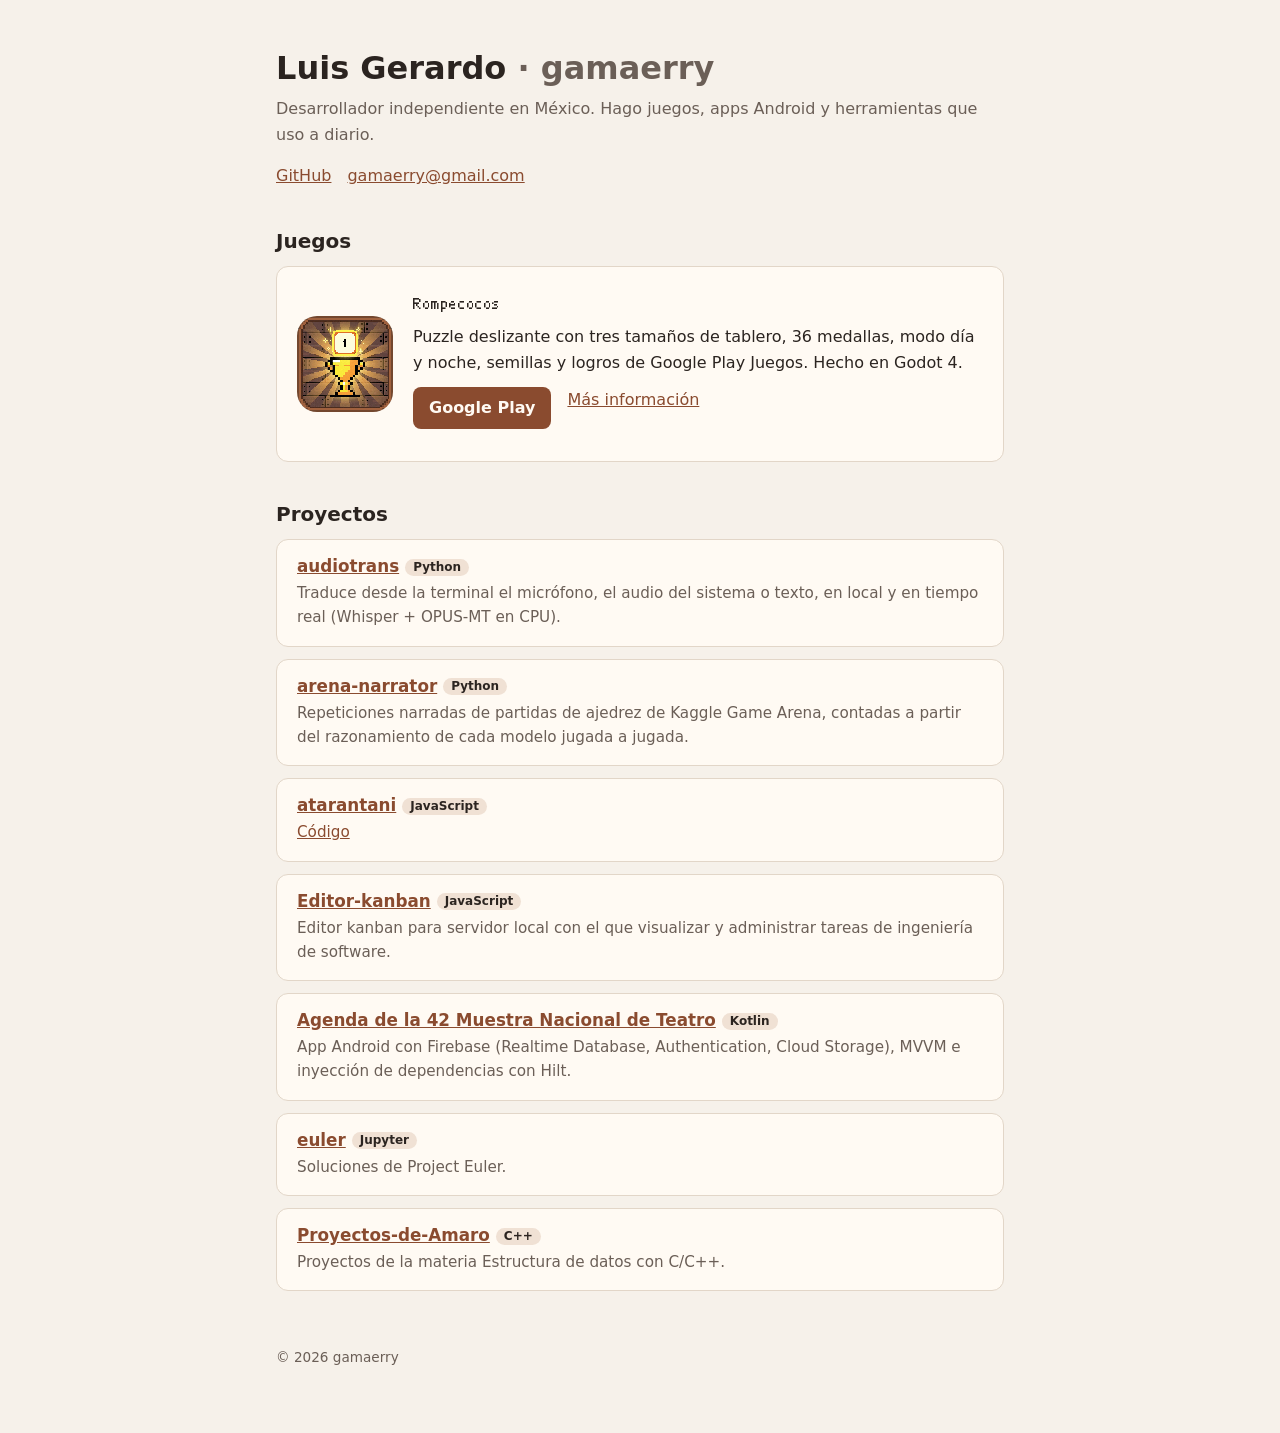
<file: index.html>
<!DOCTYPE html>
<html lang="es">
<head>
<meta charset="UTF-8">
<meta name="viewport" content="width=device-width, initial-scale=1.0">
<title>gamaerry</title>
<meta name="description" content="Portafolio de Luis Gerardo (gamaerry): juegos, apps Android y herramientas.">
<link rel="icon" href="rompecocos/icono.png">
<link rel="stylesheet" href="recursos/estilos.css">
</head>
<body>
<main>

<header>
  <h1>Luis Gerardo <span class="subtitulo">· gamaerry</span></h1>
  <p class="subtitulo">Desarrollador independiente en México. Hago juegos, apps Android y herramientas que uso a diario.</p>
  <p class="enlaces">
    <a href="https://github.com/gamaerry">GitHub</a>
    <a href="mailto:gamaerry@gmail.com">gamaerry@gmail.com</a>
  </p>
</header>

<h2>Juegos</h2>
<div class="tarjeta destacado">
  <img src="rompecocos/icono.png" alt="Icono de Rompecocos">
  <div>
    <h3 class="pixel">Rompecocos</h3>
    <p>Puzzle deslizante con tres tamaños de tablero, 36 medallas, modo día y noche, semillas y logros de Google Play Juegos. Hecho en Godot 4.</p>
    <p class="enlaces">
      <a class="boton" href="https://play.google.com/store/apps/details?id=gamaerry.ochofichas">Google Play</a>
      <a href="rompecocos/">Más información</a>
    </p>
  </div>
</div>

<h2>Proyectos</h2>
<ul class="proyectos">
  <li class="tarjeta">
    <h3><a href="https://github.com/gamaerry/audiotrans">audiotrans</a><span class="etiqueta">Python</span></h3>
    <p>Traduce desde la terminal el micrófono, el audio del sistema o texto, en local y en tiempo real (Whisper + OPUS-MT en CPU).</p>
  </li>
  <li class="tarjeta">
    <h3><a href="https://github.com/gamaerry/arena-narrator">arena-narrator</a><span class="etiqueta">Python</span></h3>
    <p>Repeticiones narradas de partidas de ajedrez de Kaggle Game Arena, contadas a partir del razonamiento de cada modelo jugada a jugada.</p>
  </li>
  <li class="tarjeta">
    <h3><a href="https://atarantani.ddns.net/">atarantani</a><span class="etiqueta">JavaScript</span></h3>
    <p><a href="https://github.com/gamaerry/atarantani">Código</a></p>
  </li>
  <li class="tarjeta">
    <h3><a href="https://github.com/gamaerry/Editor-kanban">Editor-kanban</a><span class="etiqueta">JavaScript</span></h3>
    <p>Editor kanban para servidor local con el que visualizar y administrar tareas de ingeniería de software.</p>
  </li>
  <li class="tarjeta">
    <h3><a href="https://github.com/gamaerry/Jovenes-a-la-42-muestra-nacional-de-teatro">Agenda de la 42 Muestra Nacional de Teatro</a><span class="etiqueta">Kotlin</span></h3>
    <p>App Android con Firebase (Realtime Database, Authentication, Cloud Storage), MVVM e inyección de dependencias con Hilt.</p>
  </li>
  <li class="tarjeta">
    <h3><a href="https://github.com/gamaerry/euler">euler</a><span class="etiqueta">Jupyter</span></h3>
    <p>Soluciones de Project Euler.</p>
  </li>
  <li class="tarjeta">
    <h3><a href="https://github.com/gamaerry/Proyectos-de-Amaro">Proyectos-de-Amaro</a><span class="etiqueta">C++</span></h3>
    <p>Proyectos de la materia Estructura de datos con C/C++.</p>
  </li>
</ul>

<footer>© 2026 gamaerry</footer>

</main>
</body>
</html>
</file>
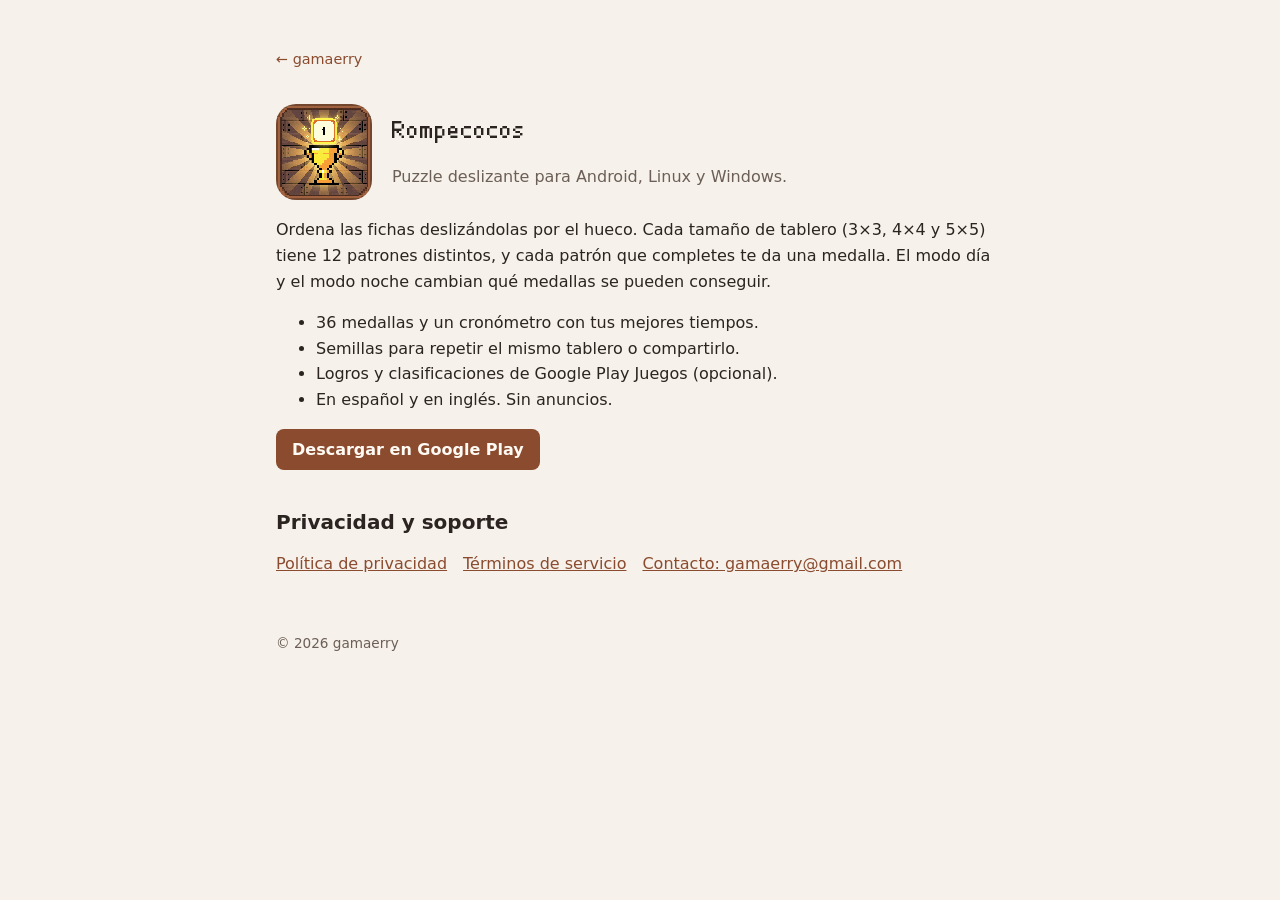
<file: rompecocos/index.html>
<!DOCTYPE html>
<html lang="es">
<head>
<meta charset="UTF-8">
<meta name="viewport" content="width=device-width, initial-scale=1.0">
<title>Rompecocos</title>
<meta name="description" content="Rompecocos: puzzle deslizante para Android con 36 medallas, modo día y noche y logros de Google Play Juegos.">
<link rel="icon" href="icono.png">
<link rel="stylesheet" href="../recursos/estilos.css">
</head>
<body>
<main>

<nav class="migas"><a href="../">← gamaerry</a></nav>

<div class="destacado">
  <img src="icono.png" alt="Icono de Rompecocos">
  <div>
    <h1 class="pixel">Rompecocos</h1>
    <p class="subtitulo">Puzzle deslizante para Android, Linux y Windows.</p>
  </div>
</div>

<p>Ordena las fichas deslizándolas por el hueco. Cada tamaño de tablero (3×3, 4×4 y 5×5) tiene 12 patrones distintos, y cada patrón que completes te da una medalla. El modo día y el modo noche cambian qué medallas se pueden conseguir.</p>
<ul>
  <li>36 medallas y un cronómetro con tus mejores tiempos.</li>
  <li>Semillas para repetir el mismo tablero o compartirlo.</li>
  <li>Logros y clasificaciones de Google Play Juegos (opcional).</li>
  <li>En español y en inglés. Sin anuncios.</li>
</ul>

<p class="enlaces">
  <a class="boton" href="https://play.google.com/store/apps/details?id=gamaerry.ochofichas">Descargar en Google Play</a>
</p>

<h2>Privacidad y soporte</h2>
<p class="enlaces">
  <a href="privacidad.html">Política de privacidad</a>
  <a href="terminos.html">Términos de servicio</a>
  <a href="mailto:gamaerry@gmail.com?subject=Rompecocos">Contacto: gamaerry@gmail.com</a>
</p>

<footer>© 2026 gamaerry</footer>

</main>
</body>
</html>
</file>
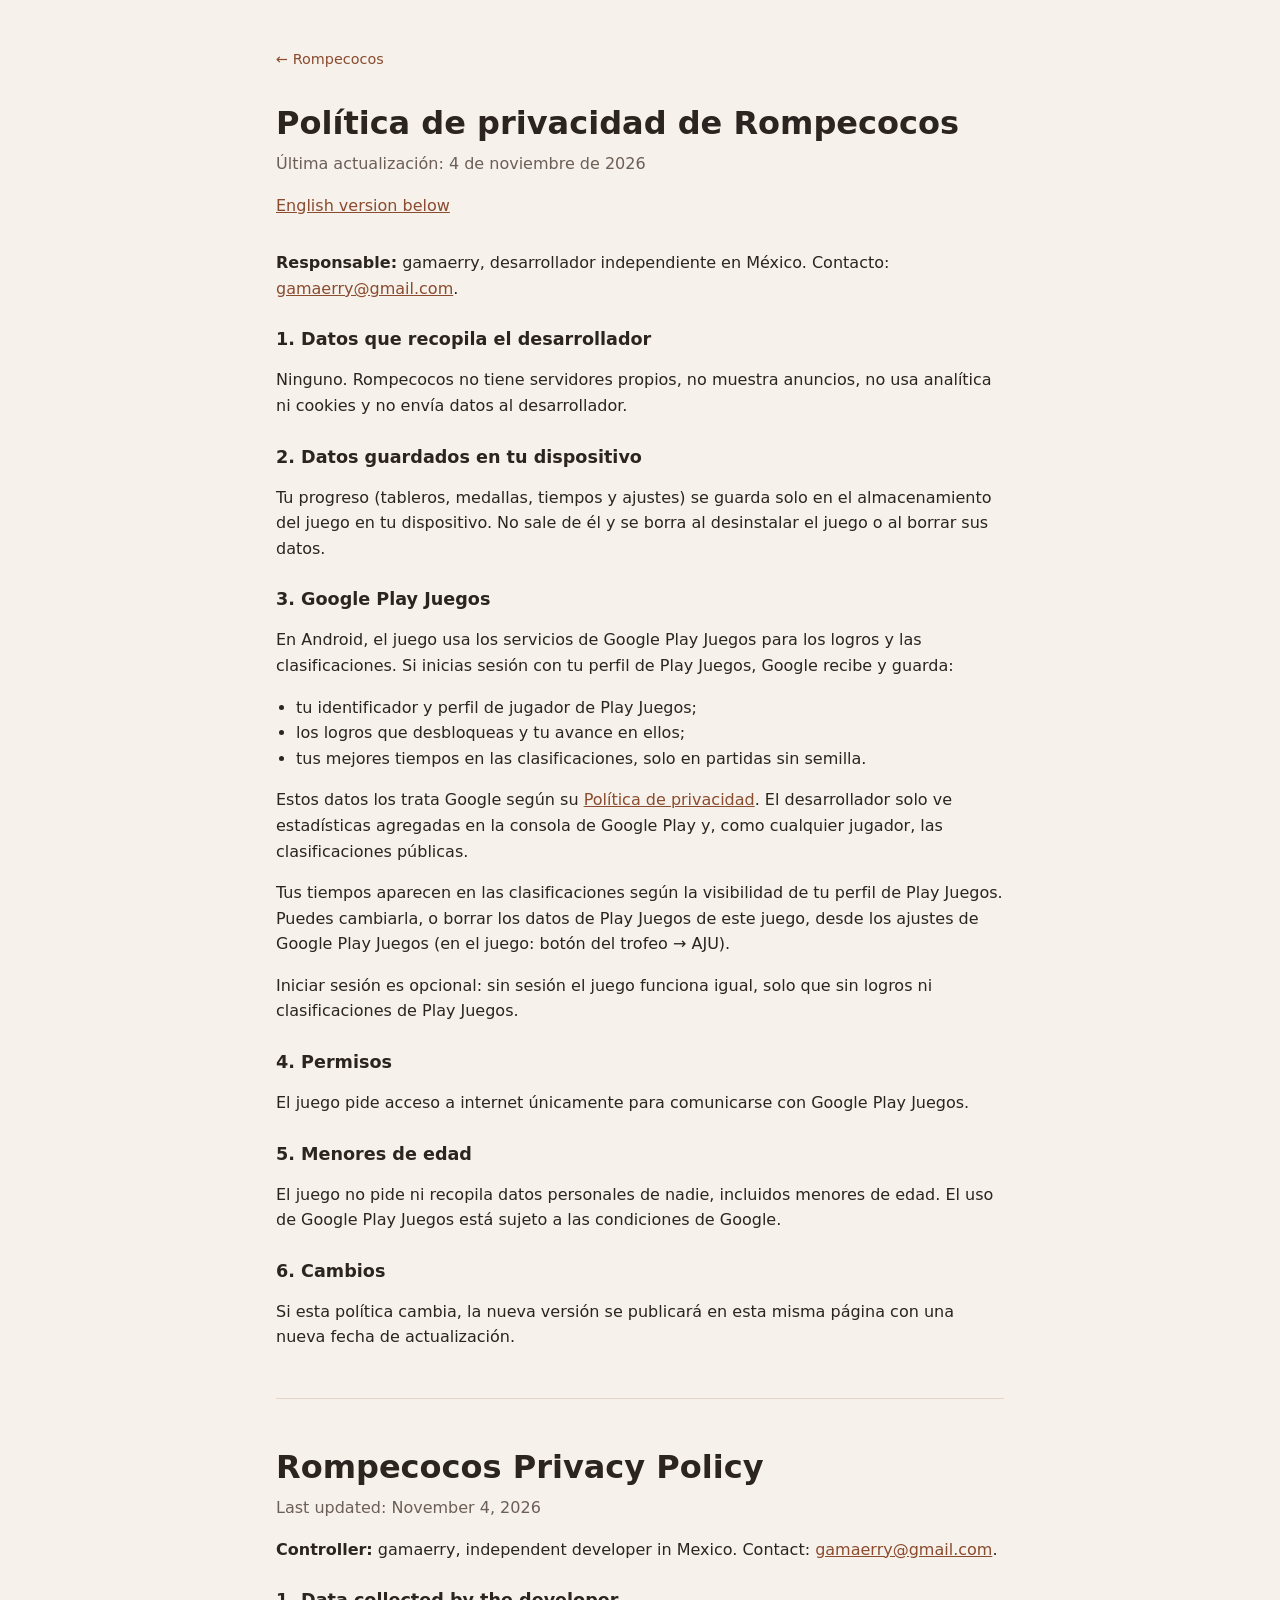
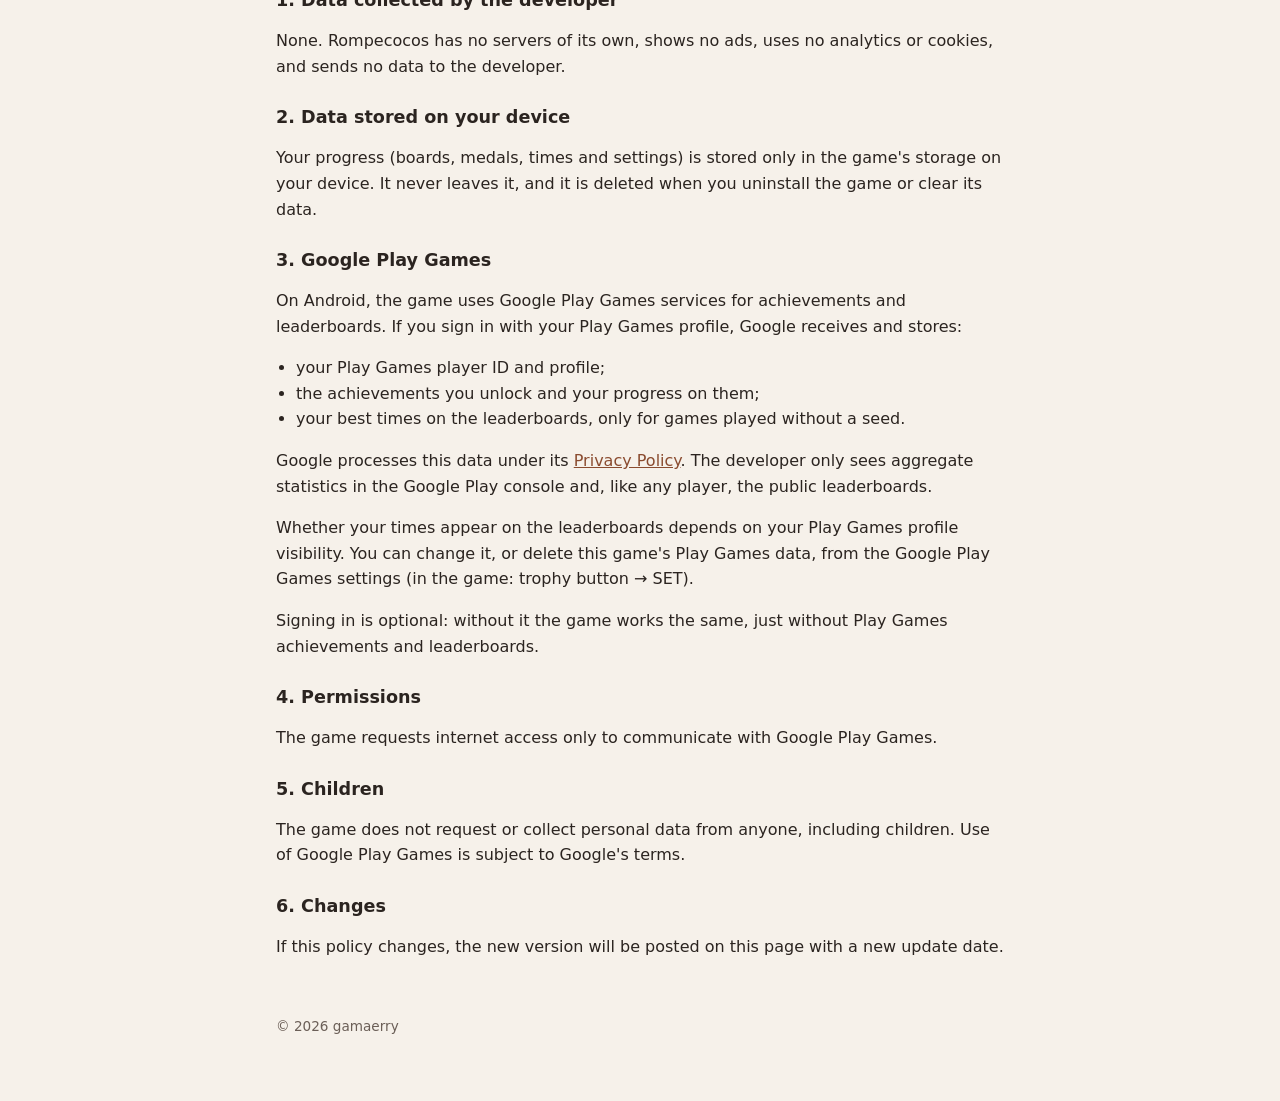
<file: rompecocos/privacidad.html>
<!DOCTYPE html>
<html lang="es">
<head>
<meta charset="UTF-8">
<meta name="viewport" content="width=device-width, initial-scale=1.0">
<title>Política de privacidad · Rompecocos</title>
<link rel="icon" href="icono.png">
<link rel="stylesheet" href="../recursos/estilos.css">
</head>
<body>
<main class="politica">

<nav class="migas"><a href="./">← Rompecocos</a></nav>

<h1>Política de privacidad de Rompecocos</h1>
<p class="subtitulo">Última actualización: 4 de noviembre de 2026</p>
<p class="idiomas"><a href="#en">English version below</a></p>

<p><strong>Responsable:</strong> gamaerry, desarrollador independiente en México. Contacto: <a href="mailto:gamaerry@gmail.com">gamaerry@gmail.com</a>.</p>

<h2>1. Datos que recopila el desarrollador</h2>
<p>Ninguno. Rompecocos no tiene servidores propios, no muestra anuncios, no usa analítica ni cookies y no envía datos al desarrollador.</p>

<h2>2. Datos guardados en tu dispositivo</h2>
<p>Tu progreso (tableros, medallas, tiempos y ajustes) se guarda solo en el almacenamiento del juego en tu dispositivo. No sale de él y se borra al desinstalar el juego o al borrar sus datos.</p>

<h2>3. Google Play Juegos</h2>
<p>En Android, el juego usa los servicios de Google Play Juegos para los logros y las clasificaciones. Si inicias sesión con tu perfil de Play Juegos, Google recibe y guarda:</p>
<ul>
  <li>tu identificador y perfil de jugador de Play Juegos;</li>
  <li>los logros que desbloqueas y tu avance en ellos;</li>
  <li>tus mejores tiempos en las clasificaciones, solo en partidas sin semilla.</li>
</ul>
<p>Estos datos los trata Google según su <a href="https://policies.google.com/privacy">Política de privacidad</a>. El desarrollador solo ve estadísticas agregadas en la consola de Google Play y, como cualquier jugador, las clasificaciones públicas.</p>
<p>Tus tiempos aparecen en las clasificaciones según la visibilidad de tu perfil de Play Juegos. Puedes cambiarla, o borrar los datos de Play Juegos de este juego, desde los ajustes de Google Play Juegos (en el juego: botón del trofeo → AJU).</p>
<p>Iniciar sesión es opcional: sin sesión el juego funciona igual, solo que sin logros ni clasificaciones de Play Juegos.</p>

<h2>4. Permisos</h2>
<p>El juego pide acceso a internet únicamente para comunicarse con Google Play Juegos.</p>

<h2>5. Menores de edad</h2>
<p>El juego no pide ni recopila datos personales de nadie, incluidos menores de edad. El uso de Google Play Juegos está sujeto a las condiciones de Google.</p>

<h2>6. Cambios</h2>
<p>Si esta política cambia, la nueva versión se publicará en esta misma página con una nueva fecha de actualización.</p>

<hr>

<section id="en" lang="en">
<h1>Rompecocos Privacy Policy</h1>
<p class="subtitulo">Last updated: November 4, 2026</p>

<p><strong>Controller:</strong> gamaerry, independent developer in Mexico. Contact: <a href="mailto:gamaerry@gmail.com">gamaerry@gmail.com</a>.</p>

<h2>1. Data collected by the developer</h2>
<p>None. Rompecocos has no servers of its own, shows no ads, uses no analytics or cookies, and sends no data to the developer.</p>

<h2>2. Data stored on your device</h2>
<p>Your progress (boards, medals, times and settings) is stored only in the game's storage on your device. It never leaves it, and it is deleted when you uninstall the game or clear its data.</p>

<h2>3. Google Play Games</h2>
<p>On Android, the game uses Google Play Games services for achievements and leaderboards. If you sign in with your Play Games profile, Google receives and stores:</p>
<ul>
  <li>your Play Games player ID and profile;</li>
  <li>the achievements you unlock and your progress on them;</li>
  <li>your best times on the leaderboards, only for games played without a seed.</li>
</ul>
<p>Google processes this data under its <a href="https://policies.google.com/privacy">Privacy Policy</a>. The developer only sees aggregate statistics in the Google Play console and, like any player, the public leaderboards.</p>
<p>Whether your times appear on the leaderboards depends on your Play Games profile visibility. You can change it, or delete this game's Play Games data, from the Google Play Games settings (in the game: trophy button → SET).</p>
<p>Signing in is optional: without it the game works the same, just without Play Games achievements and leaderboards.</p>

<h2>4. Permissions</h2>
<p>The game requests internet access only to communicate with Google Play Games.</p>

<h2>5. Children</h2>
<p>The game does not request or collect personal data from anyone, including children. Use of Google Play Games is subject to Google's terms.</p>

<h2>6. Changes</h2>
<p>If this policy changes, the new version will be posted on this page with a new update date.</p>
</section>

<footer>© 2026 gamaerry</footer>

</main>
</body>
</html>
</file>
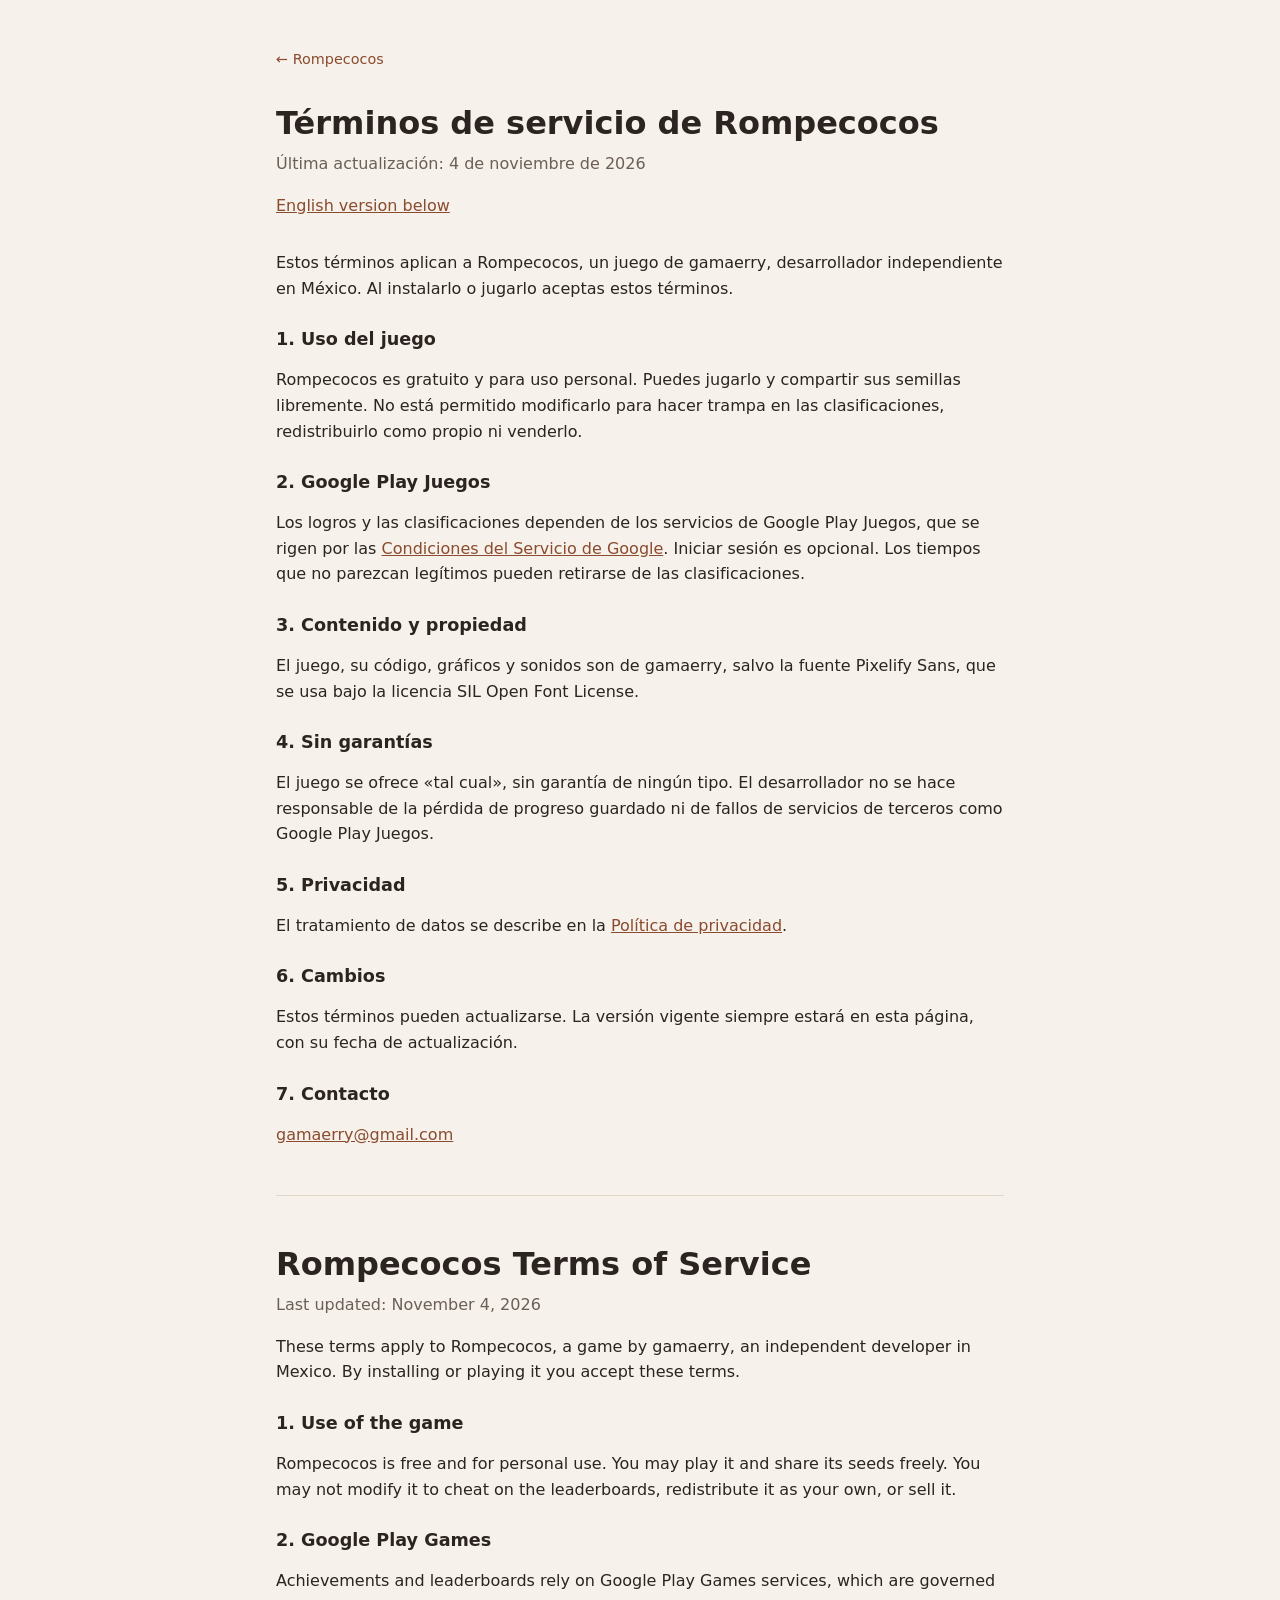
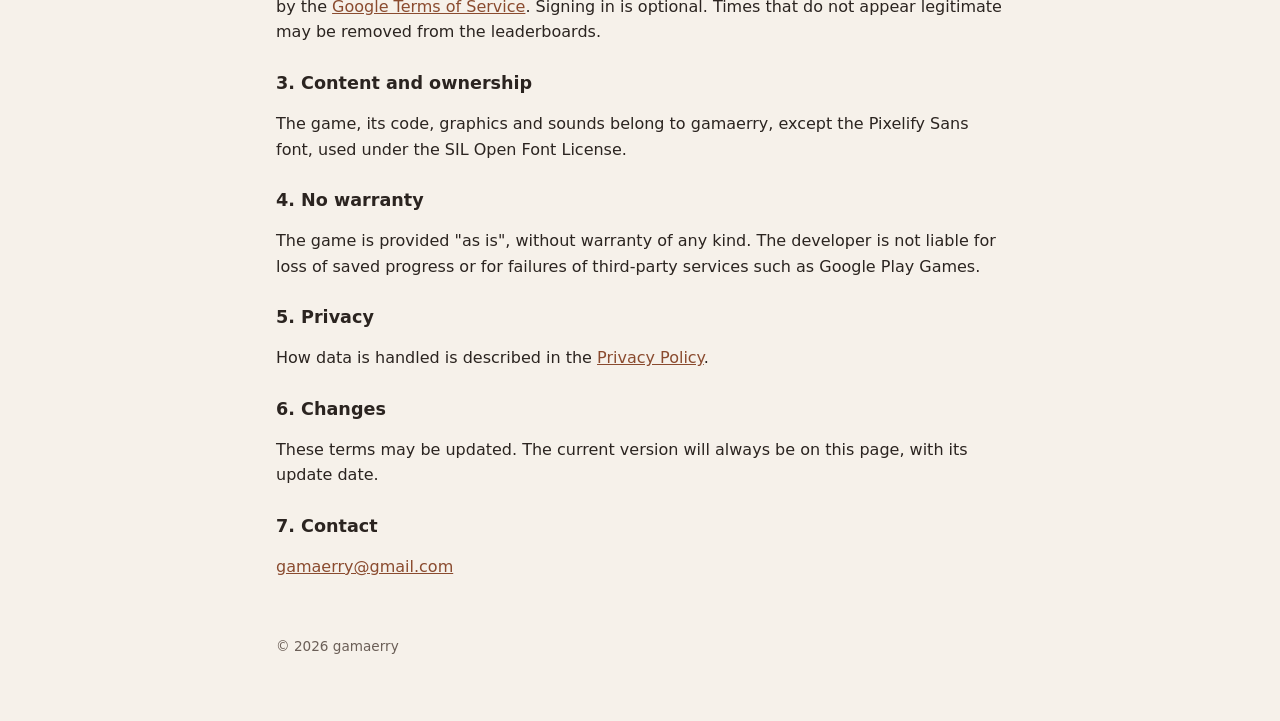
<file: rompecocos/terminos.html>
<!DOCTYPE html>
<html lang="es">
<head>
<meta charset="UTF-8">
<meta name="viewport" content="width=device-width, initial-scale=1.0">
<title>Términos de servicio · Rompecocos</title>
<link rel="icon" href="icono.png">
<link rel="stylesheet" href="../recursos/estilos.css">
</head>
<body>
<main class="politica">

<nav class="migas"><a href="./">← Rompecocos</a></nav>

<h1>Términos de servicio de Rompecocos</h1>
<p class="subtitulo">Última actualización: 4 de noviembre de 2026</p>
<p class="idiomas"><a href="#en">English version below</a></p>

<p>Estos términos aplican a Rompecocos, un juego de gamaerry, desarrollador independiente en México. Al instalarlo o jugarlo aceptas estos términos.</p>

<h2>1. Uso del juego</h2>
<p>Rompecocos es gratuito y para uso personal. Puedes jugarlo y compartir sus semillas libremente. No está permitido modificarlo para hacer trampa en las clasificaciones, redistribuirlo como propio ni venderlo.</p>

<h2>2. Google Play Juegos</h2>
<p>Los logros y las clasificaciones dependen de los servicios de Google Play Juegos, que se rigen por las <a href="https://policies.google.com/terms">Condiciones del Servicio de Google</a>. Iniciar sesión es opcional. Los tiempos que no parezcan legítimos pueden retirarse de las clasificaciones.</p>

<h2>3. Contenido y propiedad</h2>
<p>El juego, su código, gráficos y sonidos son de gamaerry, salvo la fuente Pixelify Sans, que se usa bajo la licencia SIL Open Font License.</p>

<h2>4. Sin garantías</h2>
<p>El juego se ofrece «tal cual», sin garantía de ningún tipo. El desarrollador no se hace responsable de la pérdida de progreso guardado ni de fallos de servicios de terceros como Google Play Juegos.</p>

<h2>5. Privacidad</h2>
<p>El tratamiento de datos se describe en la <a href="privacidad.html">Política de privacidad</a>.</p>

<h2>6. Cambios</h2>
<p>Estos términos pueden actualizarse. La versión vigente siempre estará en esta página, con su fecha de actualización.</p>

<h2>7. Contacto</h2>
<p><a href="mailto:gamaerry@gmail.com?subject=Rompecocos">gamaerry@gmail.com</a></p>

<hr>

<section id="en" lang="en">
<h1>Rompecocos Terms of Service</h1>
<p class="subtitulo">Last updated: November 4, 2026</p>

<p>These terms apply to Rompecocos, a game by gamaerry, an independent developer in Mexico. By installing or playing it you accept these terms.</p>

<h2>1. Use of the game</h2>
<p>Rompecocos is free and for personal use. You may play it and share its seeds freely. You may not modify it to cheat on the leaderboards, redistribute it as your own, or sell it.</p>

<h2>2. Google Play Games</h2>
<p>Achievements and leaderboards rely on Google Play Games services, which are governed by the <a href="https://policies.google.com/terms">Google Terms of Service</a>. Signing in is optional. Times that do not appear legitimate may be removed from the leaderboards.</p>

<h2>3. Content and ownership</h2>
<p>The game, its code, graphics and sounds belong to gamaerry, except the Pixelify Sans font, used under the SIL Open Font License.</p>

<h2>4. No warranty</h2>
<p>The game is provided "as is", without warranty of any kind. The developer is not liable for loss of saved progress or for failures of third-party services such as Google Play Games.</p>

<h2>5. Privacy</h2>
<p>How data is handled is described in the <a href="privacidad.html#en">Privacy Policy</a>.</p>

<h2>6. Changes</h2>
<p>These terms may be updated. The current version will always be on this page, with its update date.</p>

<h2>7. Contact</h2>
<p><a href="mailto:gamaerry@gmail.com?subject=Rompecocos">gamaerry@gmail.com</a></p>
</section>

<footer>© 2026 gamaerry</footer>

</main>
</body>
</html>
</file>
<file: recursos/estilos.css>
@font-face {
  font-family: "Pixelify Sans";
  src: url("PixelifySans-VariableFont_wght.ttf") format("truetype");
  font-weight: 400 700;
  font-display: swap;
}

:root {
  --fondo: #f6f1ea;
  --superficie: #fffaf3;
  --texto: #2b2420;
  --texto-suave: #6b5f57;
  --borde: #e2d6c8;
  --acento: #8a4b2f;
  --acento-suave: #f0e1d4;
  color-scheme: light;
}

@media (prefers-color-scheme: dark) {
  :root {
    --fondo: #1c1816;
    --superficie: #25201d;
    --texto: #eee6de;
    --texto-suave: #b3a79d;
    --borde: #3a322d;
    --acento: #e0a17f;
    --acento-suave: #3a2a22;
    color-scheme: dark;
  }
}

* { box-sizing: border-box; }

body {
  margin: 0;
  background: var(--fondo);
  color: var(--texto);
  font-family: system-ui, -apple-system, "Segoe UI", Roboto, sans-serif;
  line-height: 1.6;
}

main {
  max-width: 760px;
  margin: 0 auto;
  padding: 48px 16px 64px;
}

a { color: var(--acento); }
a:hover { text-decoration-thickness: 2px; }

h1, h2, h3 { line-height: 1.25; }
h1 { font-size: 2rem; margin: 0 0 8px; }
h2 { font-size: 1.25rem; margin: 40px 0 12px; }
h3 { font-size: 1.05rem; margin: 0 0 4px; }

/* Pixelify Sans es mas baja que la letra del sistema: se agranda para que el titulo destaque */
.pixel { font-family: "Pixelify Sans", system-ui, sans-serif; font-weight: 600; letter-spacing: .02em; }
h1.pixel { font-size: 3rem; line-height: 1.1; }
h3.pixel { font-size: 1.9rem; line-height: 1.1; margin-bottom: 4px; }

.subtitulo { color: var(--texto-suave); margin: 0; }

.migas { font-size: .9rem; margin-bottom: 32px; }
.migas a { text-decoration: none; }

.tarjeta {
  background: var(--superficie);
  border: 1px solid var(--borde);
  border-radius: 12px;
  padding: 20px;
}

.destacado {
  display: flex;
  gap: 20px;
  align-items: center;
}
.destacado img {
  width: 96px;
  height: 96px;
  border-radius: 20px;
  image-rendering: pixelated;
  flex-shrink: 0;
}
.destacado p { margin: 4px 0 12px; }

.enlaces { display: flex; flex-wrap: wrap; gap: 8px 16px; }

.boton {
  display: inline-block;
  background: var(--acento);
  color: var(--superficie);
  text-decoration: none;
  padding: 8px 16px;
  border-radius: 8px;
  font-weight: 600;
}
.boton:hover { opacity: .9; }

.proyectos {
  list-style: none;
  padding: 0;
  margin: 0;
  display: grid;
  gap: 12px;
}
.proyectos li { padding: 16px 20px; }
.proyectos p { margin: 0; color: var(--texto-suave); font-size: .95rem; }
.etiqueta {
  display: inline-block;
  font-size: .75rem;
  background: var(--acento-suave);
  color: var(--texto);
  padding: 1px 8px;
  border-radius: 999px;
  margin-left: 6px;
  vertical-align: middle;
}

.politica h2 { font-size: 1.1rem; margin-top: 28px; }
.politica ul { padding-left: 20px; }
.idiomas { margin: 16px 0 32px; }
hr { border: 0; border-top: 1px solid var(--borde); margin: 48px 0; }

footer {
  color: var(--texto-suave);
  font-size: .85rem;
  margin-top: 56px;
}

@media (max-width: 520px) {
  .destacado { flex-direction: column; align-items: flex-start; }
  h1 { font-size: 1.6rem; }
  h1.pixel { font-size: 2.4rem; }
}
</file>
